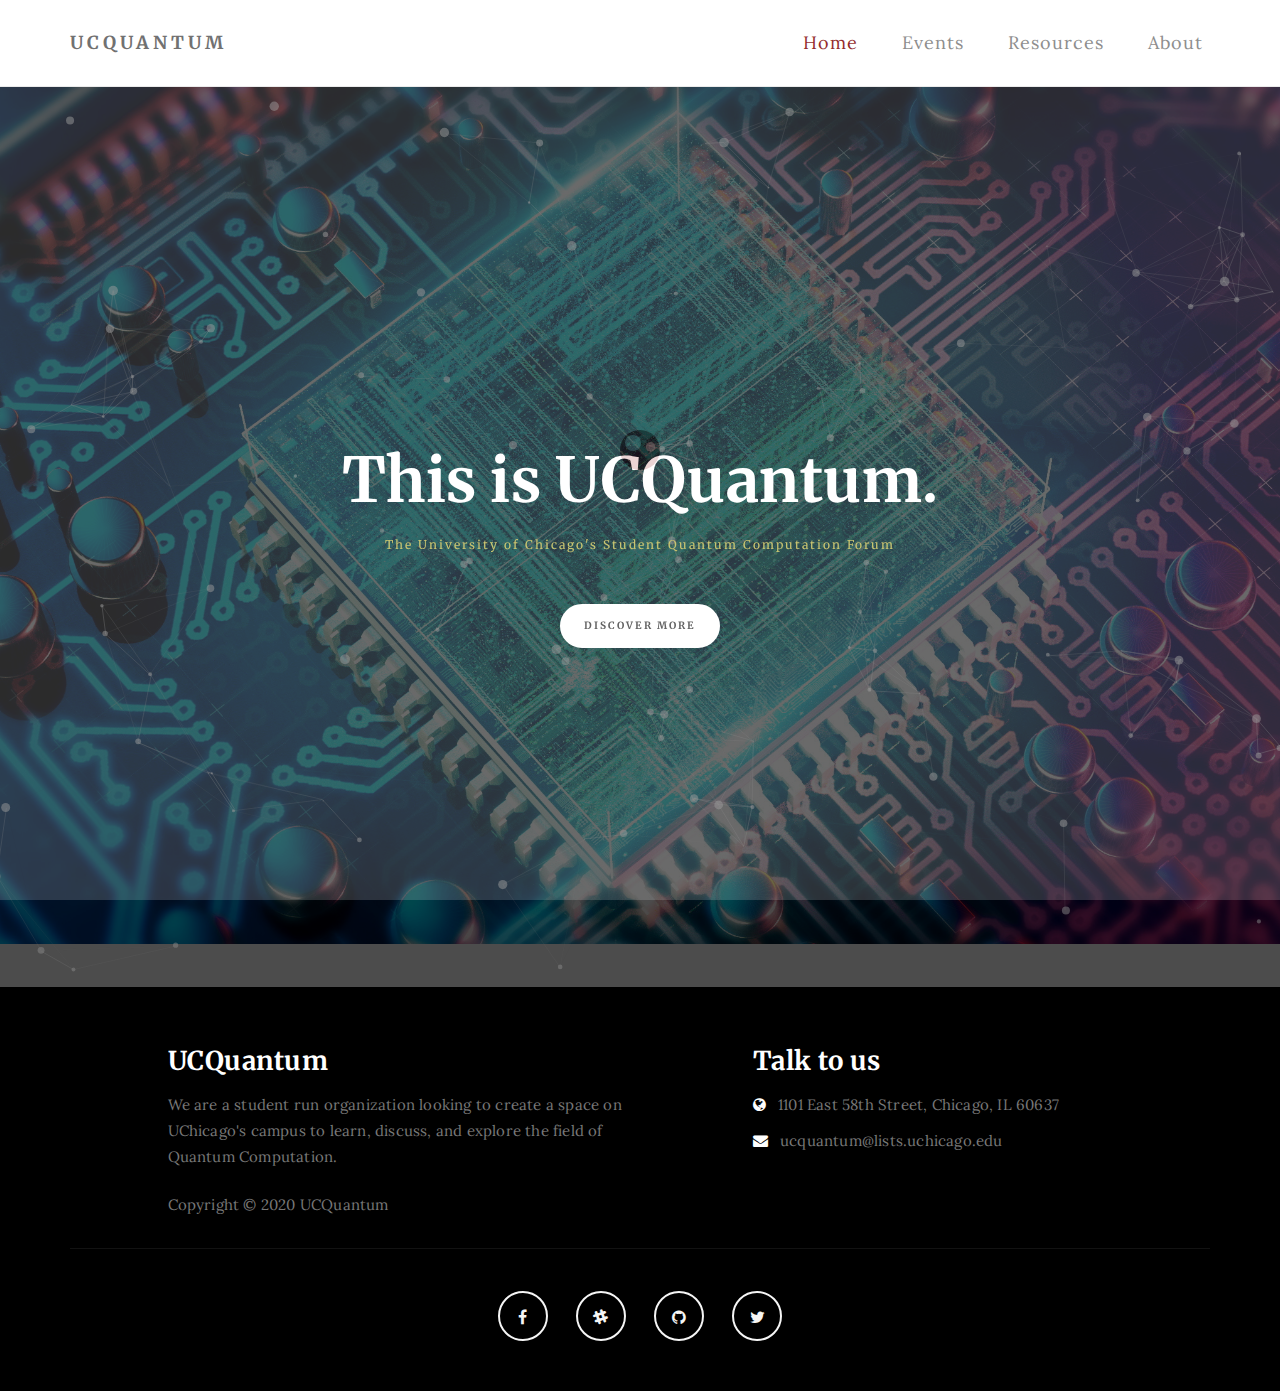
<file: index.html>
<!DOCTYPE html>
<html lang="en">
<head>

<meta charset="UTF-8">
<meta http-equiv="X-UA-Compatible" content="IE=Edge">
<meta name="description" content="">
<meta name="keywords" content="">
<meta name="author" content="">
<meta name="viewport" content="width=device-width, initial-scale=1, maximum-scale=1">

<title>UCQuantum</title>

<link rel="stylesheet" href="css/bootstrap.min.css">
<link rel="stylesheet" href="css/font-awesome.min.css">
<link rel="icon" href="images/icon.png">

<!-- Main css -->
<link rel="stylesheet" href="css/style.css">
<link href="https://fonts.googleapis.com/css?family=Lora|Merriweather:300,400"
      rel="stylesheet">

</head>
<body>

<!-- PRE LOADER -->

<div class="preloader">
     <div class="sk-spinner sk-spinner-wordpress">
          <span class="sk-inner-circle"></span>
     </div>
</div>

<!-- Navigation section  -->

<div class="navbar navbar-default navbar-static-top" role="navigation">
     <div class="container">

          <div class="navbar-header">
               <button class="navbar-toggle" data-toggle="collapse"
                       data-target=".navbar-collapse">
                    <span class="icon icon-bar"></span>
                    <span class="icon icon-bar"></span>
                    <span class="icon icon-bar"></span>
               </button>
               <a href="index.html" class="navbar-brand">UCQuantum</a>
          </div>
          <div class="collapse navbar-collapse">
               <ul class="nav navbar-nav navbar-right">
                    <li class="active"><a href="index.html">Home</a></li>
                    <li><a href="events.html">Events</a></li>
                    <li><a href="resources.html">Resources</a></li>
                    <li><a href="about.html">About</a></li>
               </ul>
          </div>

  </div>
</div>

<!-- Home Section -->

<section id="home" class="main-home parallax-section">
     <div class="overlay"></div>
     <div id="particles-js"></div>
     <div class="container">
          <div class="row">

               <div class="col-md-12 col-sm-12">
                    <h1>This is UCQuantum.</h1>
                    <h4>The University of Chicago's Student Quantum Computation Forum</h4>
                    <a href="events.html" class="smoothScroll btn btn-default">Discover More</a>
               </div>

          </div>
     </div>
</section>

<!-- Footer Section -->
<footer>
     <div class="container">
          <div class="row">

               <div class="col-md-5 col-md-offset-1 col-sm-6">
                    <h3>UCQuantum</h3>
                    <p>We are a student run organization looking to create a
                       space on UChicago's campus to learn, discuss, and explore
                       the field of Quantum Computation.</p>
                    <div class="footer-copyright">
                         <p>Copyright &copy; 2020 UCQuantum</p>
                    </div>
               </div>

               <div class="col-md-4 col-md-offset-1 col-sm-6">
                    <h3>Talk to us</h3>
                    <p><i class="fa fa-globe"></i> 1101 East 58th Street, Chicago,
                       IL 60637</p>
                    <p><i class="fa fa-envelope"></i> ucquantum@lists.uchicago.edu</p>
               </div>

               <div class="clearfix col-md-12 col-sm-12">
                    <hr>
               </div>

               <div class="col-md-12 col-sm-12">
                    <ul class="social-icon">
                         <li><a href="https://www.facebook.com/groups/ucquantum/"
                                target="_blank" class="fa fa-facebook"></a></li>
                         <li><a href="https://ucquantum.slack.com"
                                target="_blank" class="fa fa-slack"></a></li>
                         <li><a href="https://github.com/ucquantum"
                                target="_blank" class="fa fa-github"></a></li>
                         <li><a href="https://twitter.com/ucquantum"
                                target="_blank" class="fa fa-twitter"></a></li>
                    </ul>
               </div>

          </div>
     </div>
</footer>

<!-- Back top -->
<a href="#back-top" class="go-top"><i class="fa fa-angle-up"></i></a>

<!-- SCRIPTS -->

<script src="js/jquery.js"></script>
<script src="js/bootstrap.min.js"></script>
<script src="js/particles.min.js"></script>
<script src="js/app.js"></script>
<script src="js/jquery.parallax.js"></script>
<script src="js/smoothscroll.js"></script>
<script src="js/custom.js"></script>

</body>
</html>
</file>
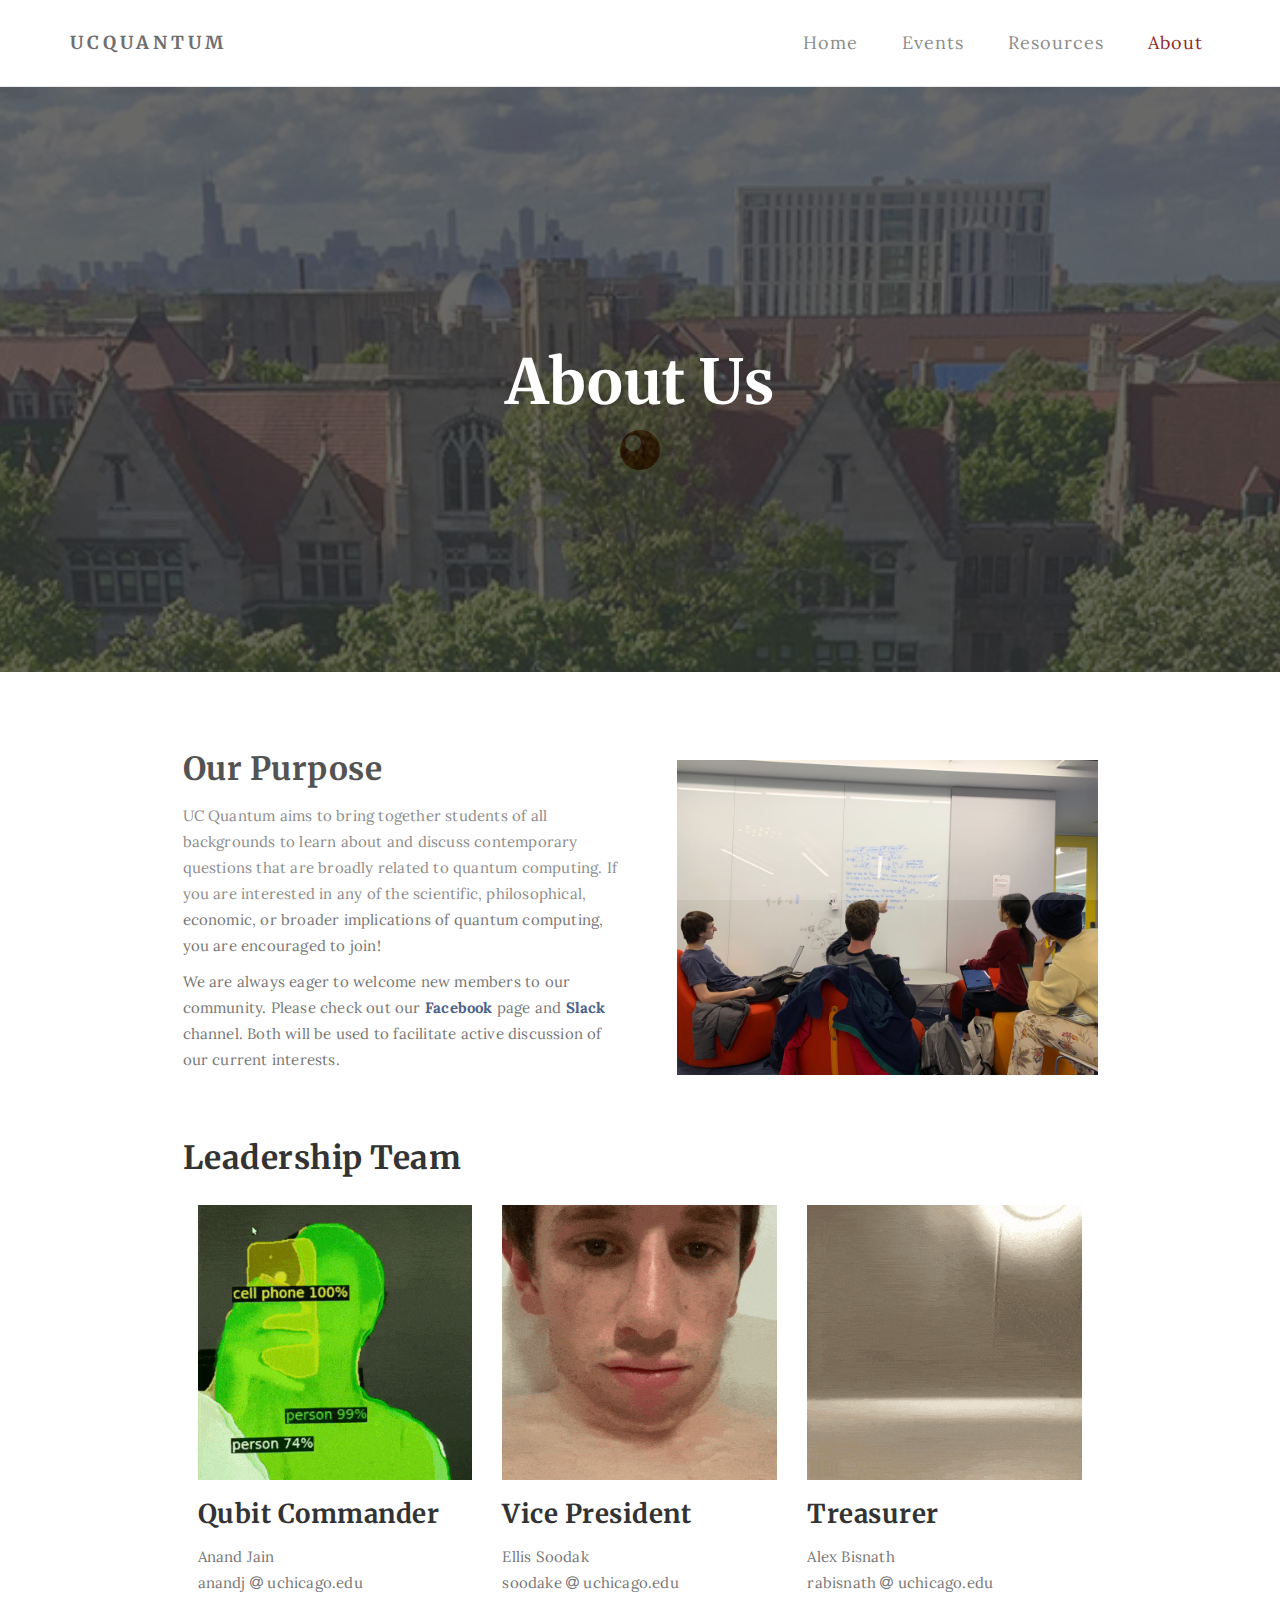
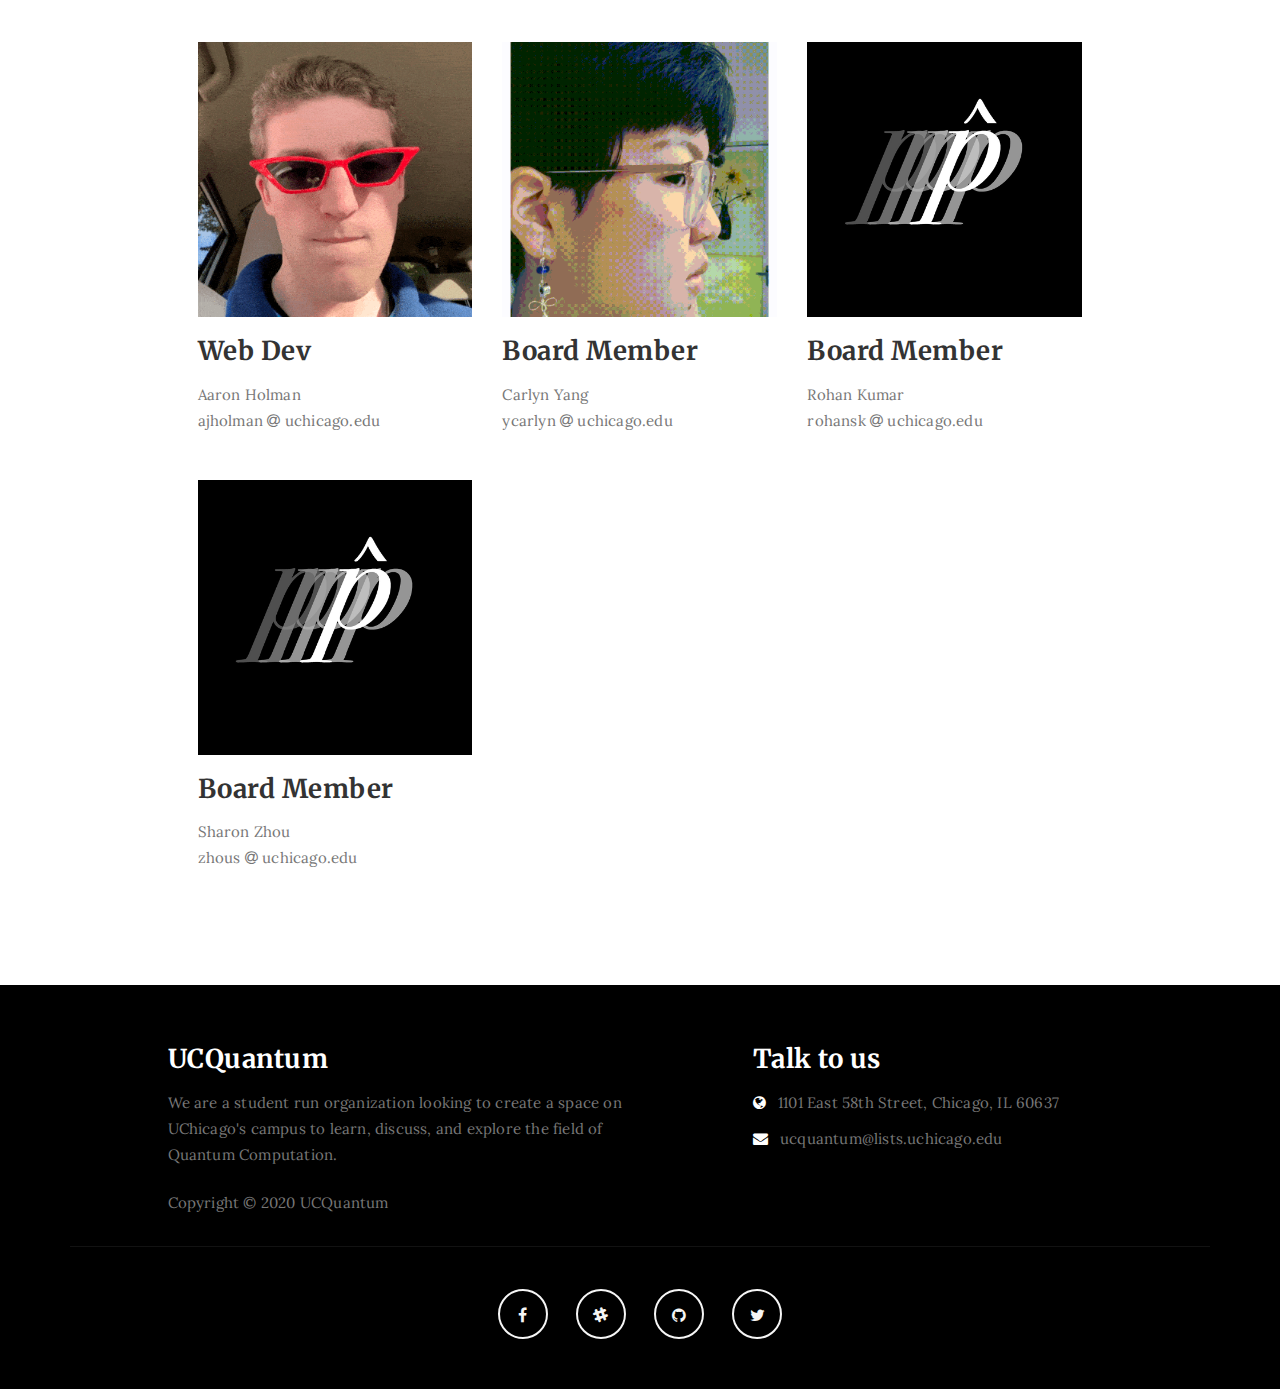
<file: about.html>
<!DOCTYPE html>
<html lang="en">
<head>

<meta charset="UTF-8">
<meta http-equiv="X-UA-Compatible" content="IE=Edge">
<meta name="description" content="">
<meta name="keywords" content="">
<meta name="author" content="">
<meta name="viewport" content="width=device-width, initial-scale=1,
                              maximum-scale=1">

<title>About</title>

<link rel="stylesheet" href="css/bootstrap.min.css">
<link rel="stylesheet" href="css/font-awesome.min.css">
<link rel="icon" href="images/icon.png">

<!-- Main css -->
<link rel="stylesheet" href="css/style.css">
<link href="https://fonts.googleapis.com/css?family=Lora|Merriweather:300,400"
      rel="stylesheet">

</head>
<body>

<!-- PRE LOADER -->

<div class="preloader">
     <div class="sk-spinner sk-spinner-wordpress">
          <span class="sk-inner-circle"></span>
     </div>
</div>

<!-- Navigation section  -->

<div class="navbar navbar-default navbar-static-top" role="navigation">
     <div class="container">

          <div class="navbar-header">
               <button class="navbar-toggle" data-toggle="collapse"
                       data-target=".navbar-collapse">
                    <span class="icon icon-bar"></span>
                    <span class="icon icon-bar"></span>
                    <span class="icon icon-bar"></span>
               </button>
               <a href="index.html" class="navbar-brand">UCQuantum</a>
          </div>
          <div class="collapse navbar-collapse">
               <ul class="nav navbar-nav navbar-right">
                    <li><a href="index.html">Home</a></li>
                    <li><a href="events.html">Events</a></li>
                    <li><a href="resources.html">Resources</a></li>
                    <li class="active"><a href="about.html">About</a></li>
               </ul>
          </div>

  </div>
</div>

<!-- Home Section -->

<section id="home" class="main-about parallax-section">
     <div class="overlay"></div>
     <div class="container">
          <div class="row">

               <div class="col-md-12 col-sm-12">
                    <h1>About Us</h1>
               </div>

          </div>
     </div>
</section>

<!-- About Section -->

<section id="about">
     <div class="container">
          <div class="row">
               <div class="col-md-offset-1 col-md-10 col-sm-12">
                    <div class="col-md-6 col-sm-6">
                      <h2>Our Purpose</h2>
                         <p>UC Quantum aims to bring together students of all
                            backgrounds to learn about and discuss contemporary
                            questions that are broadly related to quantum computing.
                            If you are interested in any of the scientific, philosophical,
                            economic, or broader implications of quantum computing,
                            you are encouraged to join!</p>
                         <p>We are always eager to welcome new members to our community.
                           Please check out our
                           <a href="https://www.facebook.com/groups/ucquantum/"
                              target="_blank"><strong>Facebook</strong></a>
                           page and
                           <a href="https://ucquantum.slack.com"
                              target="_blank"><strong>Slack</strong></a>
                           channel. Both will be used to facilitate active
                           discussion of our current interests.</p>
                    </div>

                    <div class="col-md-6 col-sm-6">
                         <img src="images/Aaron-Grover1.jpg" class="img-responsive"
                              alt="Our weekly workshop.">
                    </div>

                    <div class="clearfix"></div>
                    <div class="col-md-12 col-sm-6">
                          <h2>Leadership Team</h2>
                          <div class="col-md-4 col-sm-4">
                               <img src="images/Anand.gif" class="img-responsive" alt="Anand">
                               <h3>Qubit Commander</h3>
                               <p>Anand Jain<br>anandj <i class="fa fa-at"></i> uchicago.edu</p>
                          </div>

                          <div class="col-md-4 col-sm-4">
                               <img src="images/Ellis.gif" class="img-responsive" alt="Ellis">
                               <h3>Vice President</h3>
                               <p>Ellis Soodak<br>soodake <i class="fa fa-at"></i> uchicago.edu</p>
                          </div>

                          <div class="col-md-4 col-sm-4">
                               <img src="images/Alex.gif" class="img-responsive" alt="Alex">
                               <h3>Treasurer</h3>
                               <p>Alex Bisnath<br>rabisnath <i class="fa fa-at"></i> uchicago.edu</p>
                          </div>

                          <div class="clearfix"></div>

                          <div class="col-md-4 col-sm-4">
                               <img src="images/Aaron.gif" class="img-responsive" alt="Aaron">
                               <h3>Web Dev</h3>
                               <p>Aaron Holman<br>ajholman <i class="fa fa-at"></i> uchicago.edu</p>
                          </div>

                          <div class="col-md-4 col-sm-4">
                               <img src="images/Carlyn.gif" class="img-responsive" alt="Carlyn">
                               <h3>Board Member</h3>
                               <p>Carlyn Yang<br>ycarlyn <i class="fa fa-at"></i> uchicago.edu</p>
                          </div>

                          <div class="col-md-4 col-sm-4">
                               <img src="images/momentum.jpg" class="img-responsive" alt="Rohan">
                               <h3>Board Member</h3>
                               <p>Rohan Kumar<br>rohansk <i class="fa fa-at"></i> uchicago.edu</p>
                          </div>

                          <div class="clearfix"></div>

                          <div class="col-md-4 col-sm-4">
                               <img src="images/momentum.jpg" class="img-responsive" alt="Sharon">
                               <h3>Board Member</h3>
                               <p>Sharon Zhou<br>zhous <i class="fa fa-at"></i> uchicago.edu</p>
                          </div>
                      </div>
               </div>

          </div>
     </div>
</section>

<!-- Footer Section -->

<footer>
     <div class="container">
          <div class="row">

               <div class="col-md-5 col-md-offset-1 col-sm-6">
                    <h3>UCQuantum</h3>
                    <p>We are a student run organization looking to create a
                       space on UChicago's campus to learn, discuss, and explore
                       the field of Quantum Computation.</p>
                    <div class="footer-copyright">
                         <p>Copyright &copy; 2020 UCQuantum</p>
                    </div>
               </div>

               <div class="col-md-4 col-md-offset-1 col-sm-6">
                    <h3>Talk to us</h3>
                    <p><i class="fa fa-globe"></i> 1101 East 58th Street, Chicago,
                       IL 60637</p>
                    <p><i class="fa fa-envelope"></i> ucquantum@lists.uchicago.edu</p>
               </div>

               <div class="clearfix col-md-12 col-sm-12">
                    <hr>
               </div>

               <div class="col-md-12 col-sm-12">
                    <ul class="social-icon">
                         <li><a href="https://www.facebook.com/groups/ucquantum/"
                                target="_blank" class="fa fa-facebook"></a></li>
                         <li><a href="https://ucquantum.slack.com"
                                target="_blank" class="fa fa-slack"></a></li>
                         <li><a href="https://github.com/ucquantum"
                                target="_blank" class="fa fa-github"></a></li>
                         <li><a href="https://twitter.com/ucquantum"
                                target="_blank" class="fa fa-twitter"></a></li>
                    </ul>
               </div>

          </div>
     </div>
</footer>

<!-- Back top -->
<a href="#back-top" class="go-top"><i class="fa fa-angle-up"></i></a>

<!-- SCRIPTS -->

<script src="js/jquery.js"></script>
<script src="js/bootstrap.min.js"></script>
<script src="js/jquery.parallax.js"></script>
<script src="js/custom.js"></script>

</body>
</html>
</file>
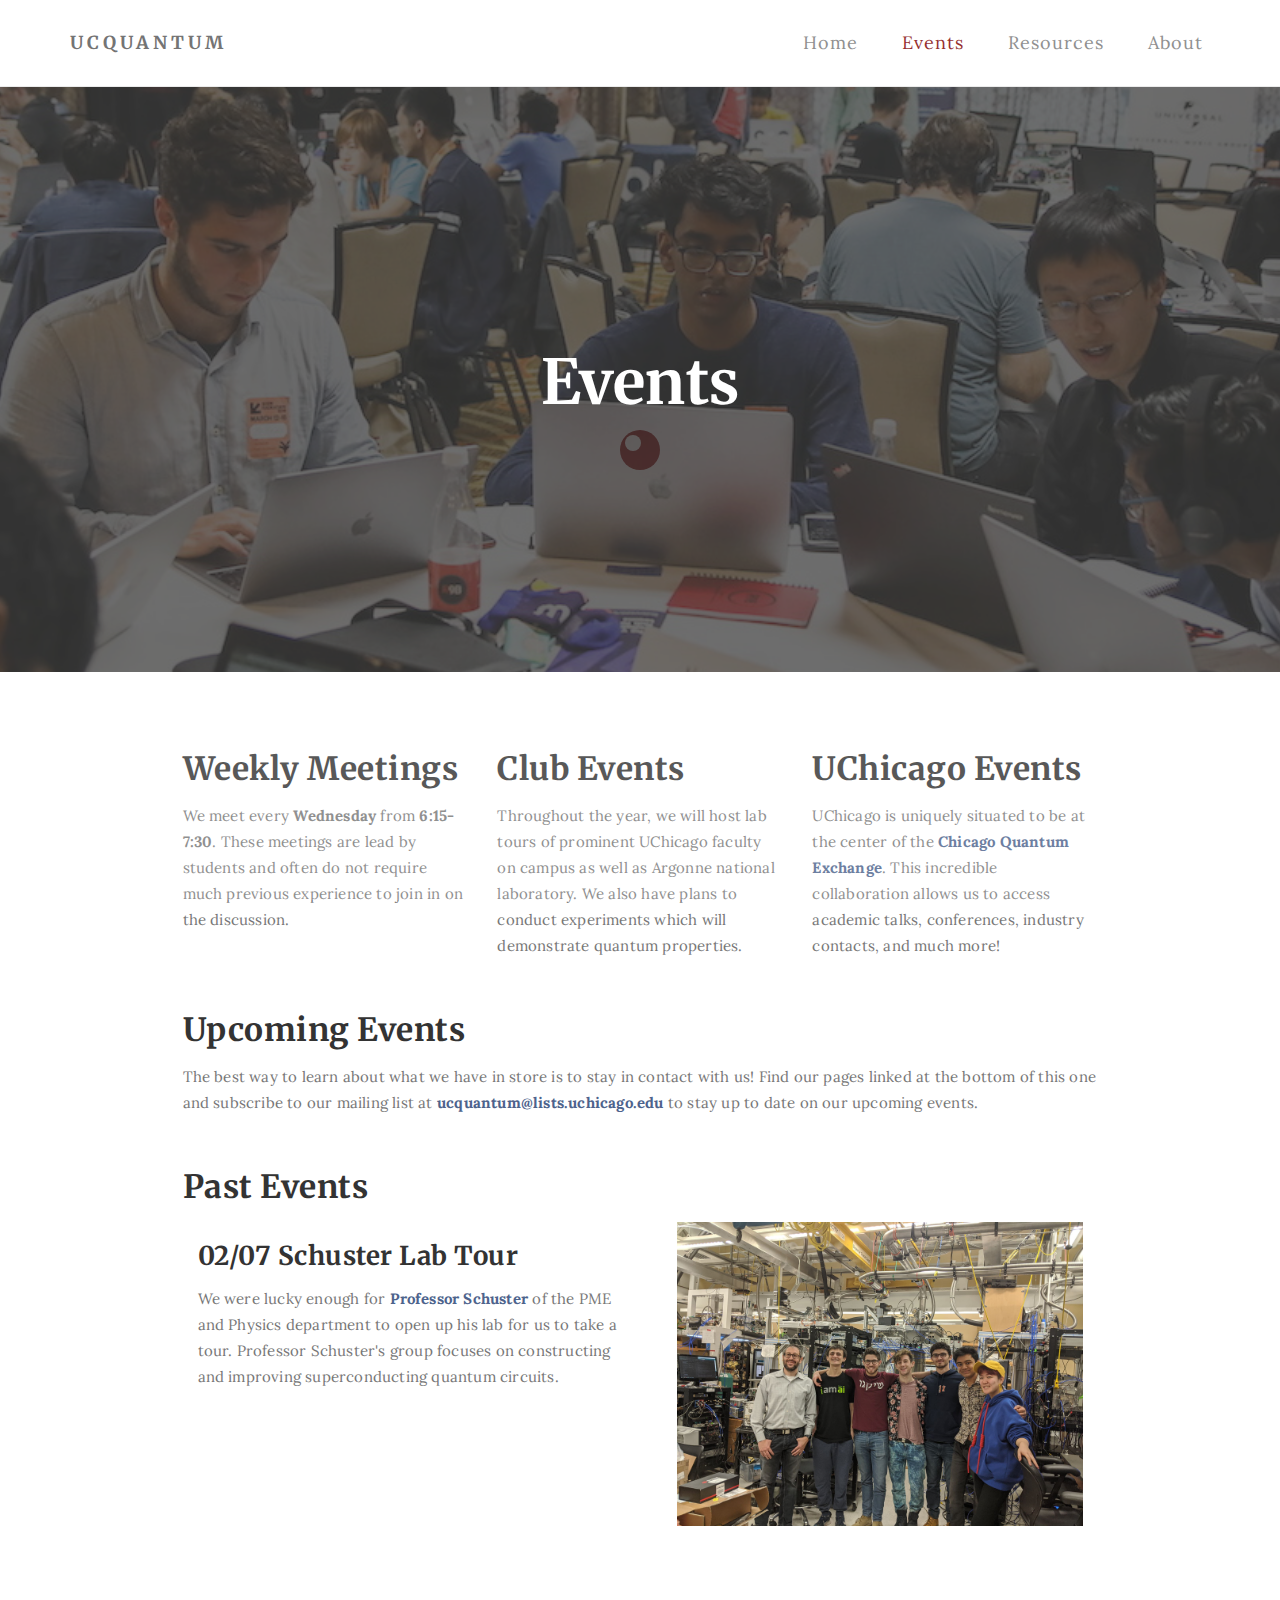
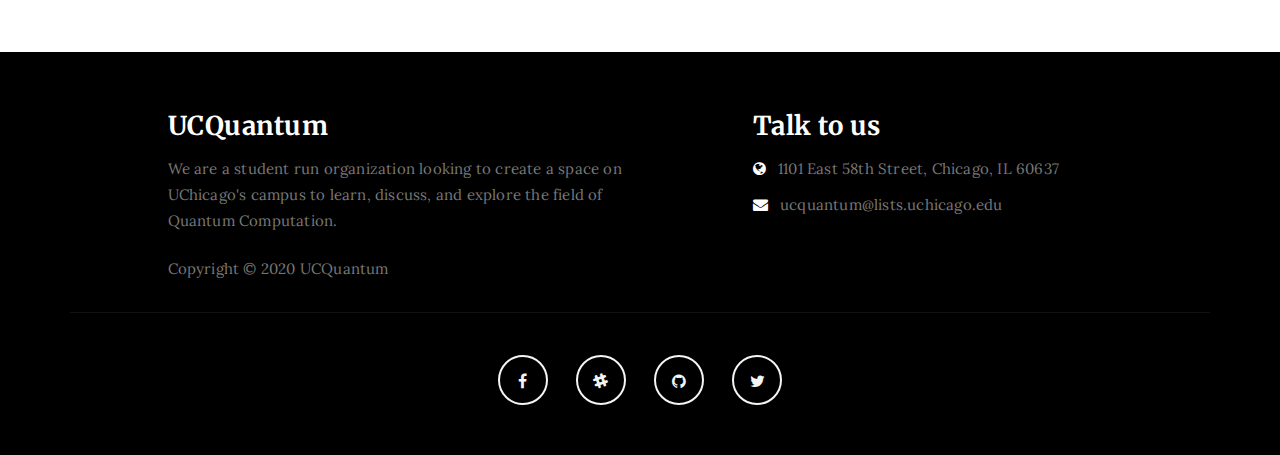
<file: events.html>
<!DOCTYPE html>
<html lang="en">
<head>

<meta charset="UTF-8">
<meta http-equiv="X-UA-Compatible" content="IE=Edge">
<meta name="description" content="">
<meta name="keywords" content="">
<meta name="author" content="">
<meta name="viewport" content="width=device-width, initial-scale=1,
                              maximum-scale=1">

<title>Events</title>

<link rel="stylesheet" href="css/bootstrap.min.css">
<link rel="stylesheet" href="css/font-awesome.min.css">
<link rel="stylesheet" href="css/magnific-popup.css">
<link rel="icon" href="images/icon.png">

<!-- Main css -->
<link rel="stylesheet" href="css/style.css">
<link href="https://fonts.googleapis.com/css?family=Lora|Merriweather:300,400"
      rel="stylesheet">

</head>
<body>

<!-- PRE LOADER -->

<div class="preloader">
     <div class="sk-spinner sk-spinner-wordpress">
          <span class="sk-inner-circle"></span>
     </div>
</div>

<!-- Navigation section  -->

<div class="navbar navbar-default navbar-static-top" role="navigation">
     <div class="container">

          <div class="navbar-header">
               <button class="navbar-toggle" data-toggle="collapse"
                       data-target=".navbar-collapse">
                    <span class="icon icon-bar"></span>
                    <span class="icon icon-bar"></span>
                    <span class="icon icon-bar"></span>
               </button>
               <a href="index.html" class="navbar-brand">UCQuantum</a>
          </div>
          <div class="collapse navbar-collapse">
               <ul class="nav navbar-nav navbar-right">
                    <li><a href="index.html">Home</a></li>
                    <li class="active"><a href="events.html">Events</a></li>
                    <li><a href="resources.html">Resources</a></li>
                    <li><a href="about.html">About</a></li>
               </ul>
          </div>

  </div>
</div>

<!-- Home Section -->

<section id="home" class="main-events parallax-section">
     <div class="overlay"></div>
     <div class="container">
          <div class="row">

               <div class="col-md-12 col-sm-12">
                    <h1>Events</h1>
               </div>

          </div>
     </div>
</section>

<!-- events Section -->

<section id="events">
     <div class="container">
          <div class="row">
            <div class="col-md-offset-1 col-md-10 col-sm-12">
              <div class="col-md-4 col-sm-4">
                   <h2>Weekly Meetings</h2>
                   <p>We meet every <strong>Wednesday</strong> from
                     <strong>6:15-7:30</strong>. These meetings are lead by
                     students and often do not require much previous
                     experience to join in on the discussion.</p>
              </div>

              <div class="col-md-4 col-sm-4">
                   <h2>Club Events</h2>
                   <p>Throughout the year, we will host lab tours of prominent
                     UChicago faculty on campus as well as Argonne national
                     laboratory. We also have plans to conduct experiments
                     which will demonstrate quantum properties.</p>
              </div>

              <div class="col-md-4 col-sm-4">
                   <h2>UChicago Events</h2>
                   <p>UChicago is uniquely situated to be at the center of the
                     <a href="https://quantum.uchicago.edu/" target="_blank">
                     <strong>Chicago Quantum Exchange</strong></a>.
                     This incredible collaboration allows us to access academic
                     talks, conferences, industry contacts, and much more! </p>
              </div>

              <div class="clearfix"></div>

              <div class="col-md-12 col-sm-6">
                   <h2>Upcoming Events</h3>
                    <p>The best way to learn about what we have in store is
                     to stay in contact with us! Find our pages linked at the bottom of this one
                      and subscribe to our mailing list at
                     <a href = "mailto: ucquantum@lists.uchicago.edu">
                     <strong>ucquantum@lists.uchicago.edu</strong></a> to stay up
                     to date on our upcoming events.</p>
              </div>

              <div class="col-md-12 col-sm-6">
                <h2>Past Events</h3>

              <div class="col-md-6 col-sm-6">
                   <h3>02/07 Schuster Lab Tour</h3>
                   <p>We were lucky enough for
                      <a href="http://schusterlab.uchicago.edu/" target="_blank">
                      <strong>Professor Schuster</strong></a> of the PME and
                      Physics department to open up his lab for us to take a tour.
                      Professor Schuster's group focuses on constructing and
                      improving superconducting quantum circuits.</p>
              </div>

              <div class="col-md-6 col-sm-6">
                   <img src="images/SchusterLabTour.jpg" class="img-responsive"
                        alt="SchusterLabTour">
              </div>
              </div>
           </div>
        </div>
    </div>
  </div>
</section>


<!-- Footer Section -->

<footer>
     <div class="container">
          <div class="row">

               <div class="col-md-5 col-md-offset-1 col-sm-6">
                    <h3>UCQuantum</h3>
                    <p>We are a student run organization looking to create a
                       space on UChicago's campus to learn, discuss, and explore
                       the field of Quantum Computation.</p>
                    <div class="footer-copyright">
                         <p>Copyright &copy; 2020 UCQuantum</p>
                    </div>
               </div>

               <div class="col-md-4 col-md-offset-1 col-sm-6">
                    <h3>Talk to us</h3>
                    <p><i class="fa fa-globe"></i> 1101 East 58th Street, Chicago,
                       IL 60637</p>
                    <p><i class="fa fa-envelope"></i> ucquantum@lists.uchicago.edu</p>
               </div>

               <div class="clearfix col-md-12 col-sm-12">
                    <hr>
               </div>

               <div class="col-md-12 col-sm-12">
                    <ul class="social-icon">
                         <li><a href="https://www.facebook.com/groups/ucquantum/"
                                target="_blank" class="fa fa-facebook"></a></li>
                         <li><a href="https://ucquantum.slack.com"
                                target="_blank" class="fa fa-slack"></a></li>
                         <li><a href="https://github.com/ucquantum"
                                target="_blank" class="fa fa-github"></a></li>
                         <li><a href="https://twitter.com/ucquantum"
                                target="_blank" class="fa fa-twitter"></a></li>
                    </ul>
               </div>

          </div>
     </div>
</footer>

<!-- Back top -->
<a href="#back-top" class="go-top"><i class="fa fa-angle-up"></i></a>

<!-- SCRIPTS -->

<script src="js/jquery.js"></script>
<script src="js/bootstrap.min.js"></script>
<script src="js/jquery.magnific-popup.min.js"></script>
<script src="js/magnific-popup-options.js"></script>
<script src="js/jquery.parallax.js"></script>
<script src="js/custom.js"></script>

</body>
</html>
</file>
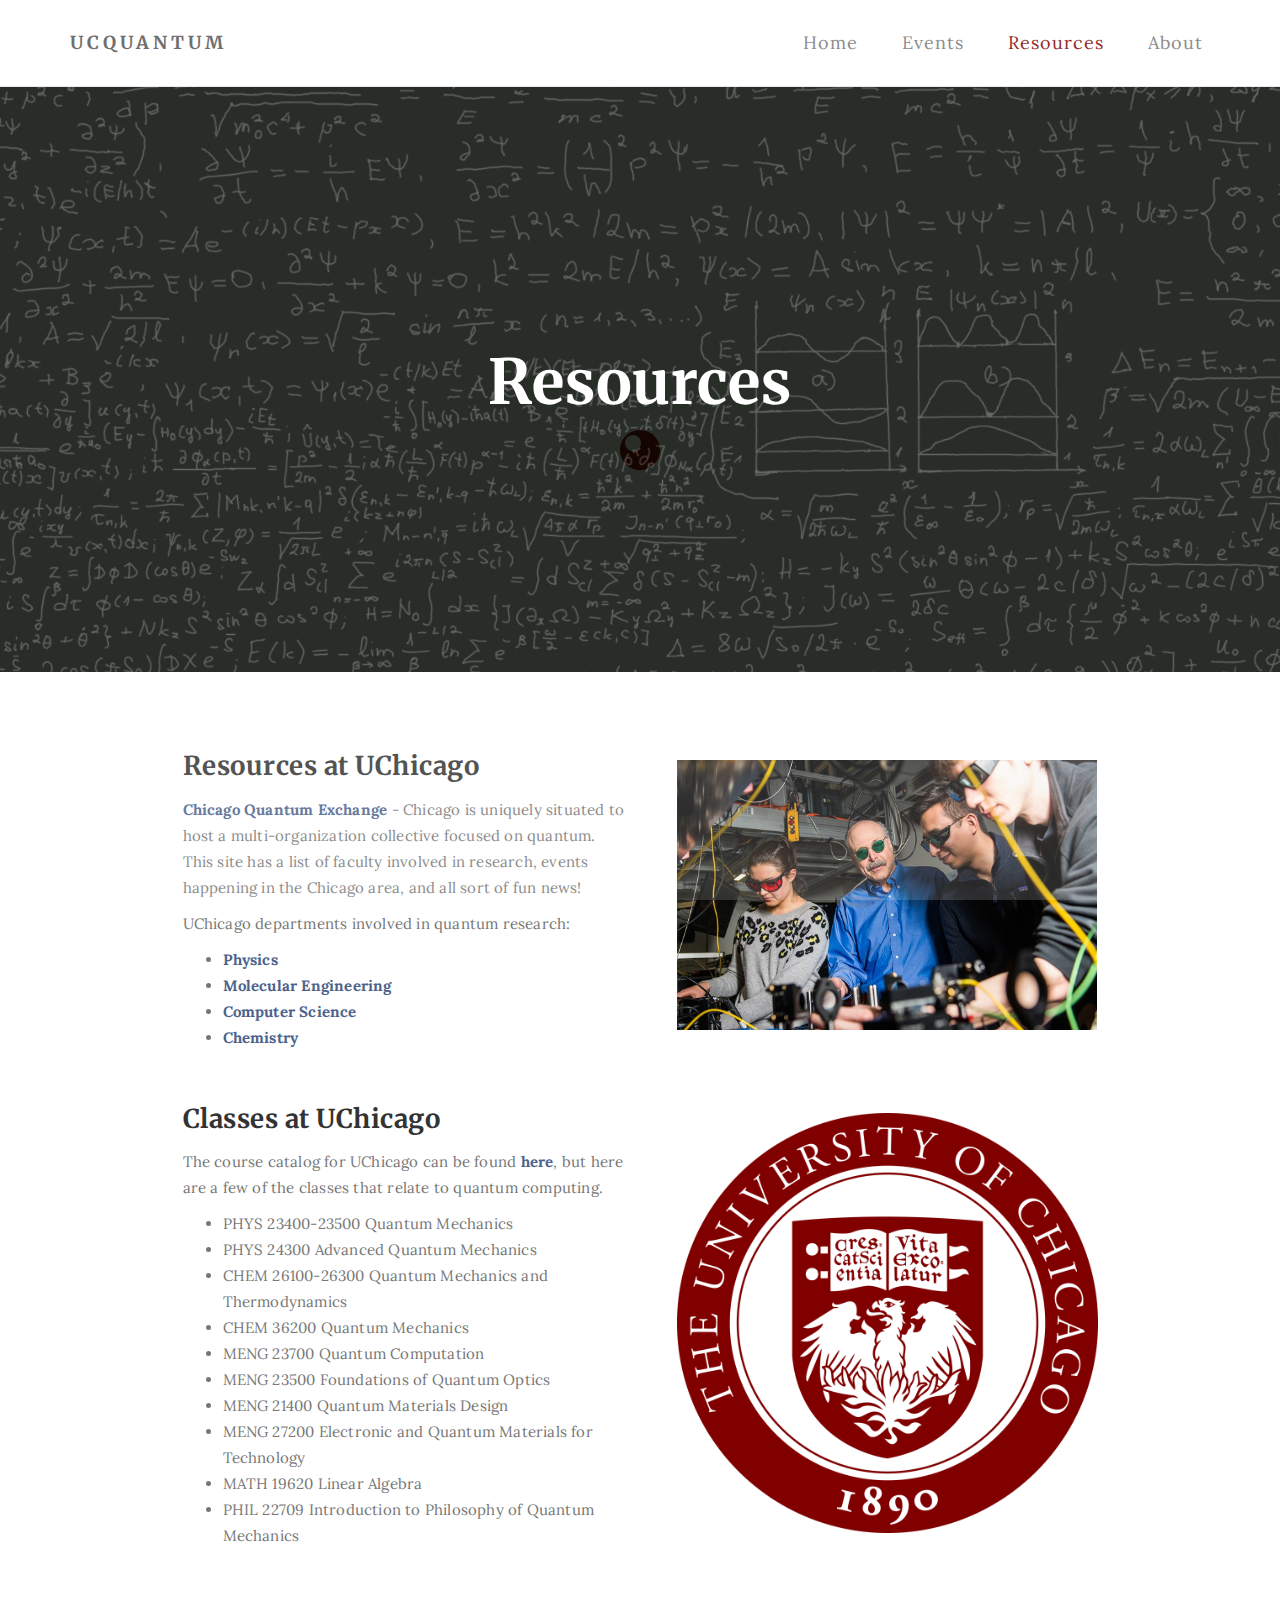
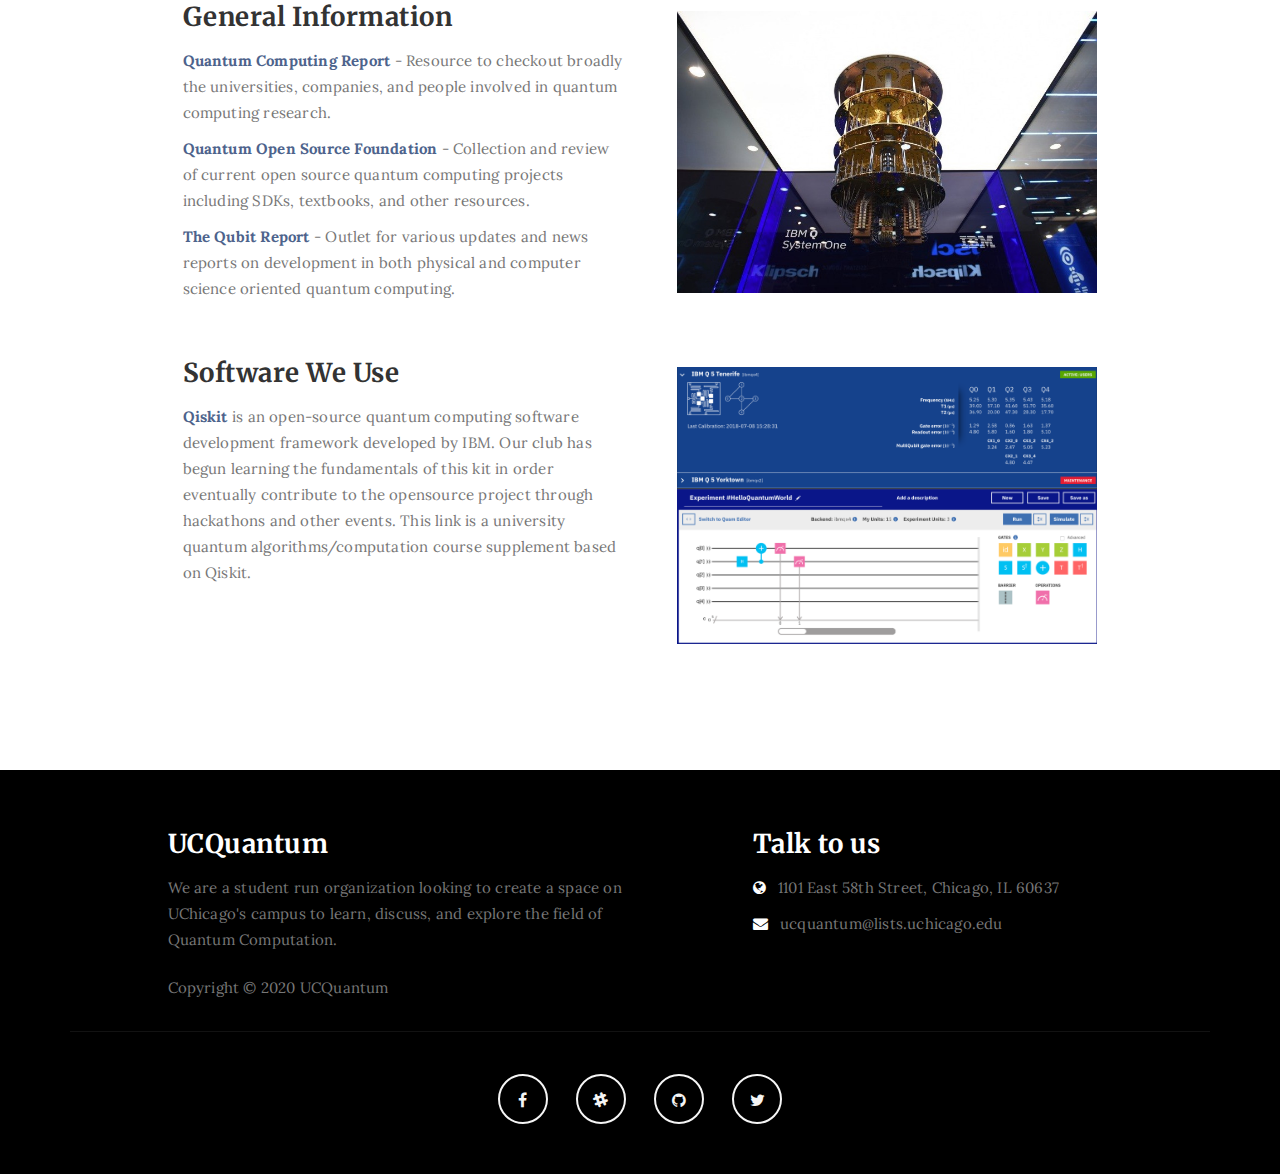
<file: resources.html>
<!DOCTYPE html>
<html lang="en">
<head>

<meta charset="UTF-8">
<meta http-equiv="X-UA-Compatible" content="IE=Edge">
<meta name="description" content="">
<meta name="keywords" content="">
<meta name="author" content="">
<meta name="viewport" content="width=device-width, initial-scale=1, maximum-scale=1">

<title>Resources</title>

<link rel="stylesheet" href="css/bootstrap.min.css">
<link rel="stylesheet" href="css/font-awesome.min.css">
<link rel="icon" href="images/icon.png">

<!-- Main css -->
<link rel="stylesheet" href="css/style.css">
<link href="https://fonts.googleapis.com/css?family=Lora|Merriweather:300,400"
      rel="stylesheet">

</head>
<body>

<!-- PRE LOADER -->

<div class="preloader">
     <div class="sk-spinner sk-spinner-wordpress">
          <span class="sk-inner-circle"></span>
     </div>
</div>

<!-- Navigation section  -->

<div class="navbar navbar-default navbar-static-top" role="navigation">
     <div class="container">

          <div class="navbar-header">
               <button class="navbar-toggle" data-toggle="collapse"
                       data-target=".navbar-collapse">
                    <span class="icon icon-bar"></span>
                    <span class="icon icon-bar"></span>
                    <span class="icon icon-bar"></span>
               </button>
               <a href="index.html" class="navbar-brand">UCQuantum</a>
          </div>
          <div class="collapse navbar-collapse">
               <ul class="nav navbar-nav navbar-right">
                    <li><a href="index.html">Home</a></li>
                    <li><a href="events.html">Events</a></li>
                    <li class="active"><a href="resources.html">Resources</a></li>
                    <li><a href="about.html">About</a></li>
               </ul>
          </div>

  </div>
</div>

<!-- Home Section -->

<section id="home" class="main-resources parallax-section">
     <div class="overlay"></div>
     <div class="container">
          <div class="row">

               <div class="col-md-12 col-sm-12">
                    <h1>Resources</h1>
               </div>

          </div>
     </div>
</section>

<!-- Resources Section -->

<section id="about">
     <div class="container">
        <div class="row">
          <div class="col-md-offset-1 col-md-10 col-sm-12">
            <div class="col-md-6 col-sm-6">
                 <h3>Resources at UChicago</h3>
                 <p><a href="https://quantum.uchicago.edu/" target="_blank">
                    <strong>Chicago Quantum Exchange</strong></a>
                     - Chicago is uniquely situated to host a multi-organization
                     collective focused on quantum. This site has a list of faculty
                     involved in research, events happening in the Chicago area,
                     and all sort of fun news!</p>
                 <p>UChicago departments involved in quantum research:
                    <ul>
                      <li><a href="https://physics.uchicago.edu/" target="_blank">
                          <strong>Physics</strong></a></li>
                      <li><a href="https://pme.uchicago.edu/" target="_blank">
                          <strong>Molecular Engineering</strong></a></li>
                      <li><a href="https://computerscience.uchicago.edu/" target="_blank">
                          <strong>Computer Science</strong></a></li>
                      <li><a href="https://chemistry.uchicago.edu/" target="_blank">
                          <strong>Chemistry</strong></a></li>
                    </ul>
                 </p>
            </div>

            <div class="col-md-6 col-sm-6">
                 <img src="images/UChicagoQuantum.jpg" class="img-responsive"
                      alt="UChicago Quantum">
            </div>

            <div class="clearfix"></div>

            <div class="col-md-6 col-sm-6">
                 <h3>Classes at UChicago</h3>
                 <p>The course catalog for UChicago can be found
                 <a href="http://collegecatalog.uchicago.edu/" target="_blank">
                 <strong>here</strong></a>, but here are a few of the classes
                 that relate to quantum computing.</p>
                 <p><ul>
                      <li>PHYS 23400-23500 Quantum Mechanics</li>
                      <li>PHYS 24300 Advanced Quantum Mechanics</li>
                      <li>CHEM 26100-26300 Quantum Mechanics and Thermodynamics</li>
                      <li>CHEM 36200 Quantum Mechanics</li>
                      <li>MENG 23700 Quantum Computation</li>
                      <li>MENG 23500 Foundations of Quantum Optics</li>
                      <li>MENG 21400 Quantum Materials Design</li>
                      <li>MENG 27200 Electronic and Quantum Materials for Technology</li>
                      <li>MATH 19620 Linear Algebra</li>
                      <li>PHIL 22709 Introduction to Philosophy of Quantum Mechanics</li>
                    </ul>
            </div>

            <div class="col-md-6 col-sm-6">
                 <img src="images/logo.png" class="img-responsive"
                      alt="UChicago Logo">
            </div>

            <div class="clearfix"></div>

            <div class="col-md-6 col-sm-6">
                 <h3>General Information</h3>
                 <p><a href="https://quantumcomputingreport.com/" target="_blank">
                    <strong>Quantum Computing Report</strong></a>
                    - Resource to checkout broadly the universities, companies,
                    and people involved in quantum computing research.</p>
                 <p><a href="https://qosf.org/" target="_blank">
                    <strong>Quantum Open Source Foundation</strong></a>
                    - Collection and review of current open source quantum computing
                    projects including SDKs, textbooks, and other resources.</p>
                 <p><a href="https://qubitreport.com/" target="_blank">
                    <strong>The Qubit Report</strong></a>
                    - Outlet for various updates and news reports on development
                    in both physical and computer science oriented quantum computing.</p>
            </div>

            <div class="col-md-6 col-sm-6">
                 <img src="images/IBMCommercialComputer.jpeg" class="img-responsive" alt="Commercial Quantum Computer">
            </div>

            <div class="clearfix"></div>

            <div class="col-md-6 col-sm-6">
                 <h3>Software We Use</h3>
                 <p><a href="https://community.qiskit.org/textbook/" target="_blank">
                    <strong>Qiskit</strong></a>
                    is an open-source quantum computing software development framework
                    developed by IBM. Our club has begun learning the fundamentals
                    of this kit in order eventually contribute to the opensource
                    project through hackathons and other events. This link is a
                    university quantum algorithms/computation course supplement
                    based on Qiskit.</p>
            </div>

            <div class="col-md-6 col-sm-6">
                 <img src="images/QuantumSoftware.png" class="img-responsive"
                      alt="Classic vs Quantum">
            </div>
        </div>
    </div>
</section>

<!-- Footer Section -->

<footer>
     <div class="container">
          <div class="row">

               <div class="col-md-5 col-md-offset-1 col-sm-6">
                    <h3>UCQuantum</h3>
                    <p>We are a student run organization looking to create a
                       space on UChicago's campus to learn, discuss, and explore
                       the field of Quantum Computation.</p>
                    <div class="footer-copyright">
                         <p>Copyright &copy; 2020 UCQuantum</p>
                    </div>
               </div>

               <div class="col-md-4 col-md-offset-1 col-sm-6">
                    <h3>Talk to us</h3>
                    <p><i class="fa fa-globe"></i> 1101 East 58th Street, Chicago,
                       IL 60637</p>
                    <p><i class="fa fa-envelope"></i> ucquantum@lists.uchicago.edu</p>
               </div>

               <div class="clearfix col-md-12 col-sm-12">
                    <hr>
               </div>

               <div class="col-md-12 col-sm-12">
                    <ul class="social-icon">
                         <li><a href="https://www.facebook.com/groups/ucquantum/"
                                target="_blank" class="fa fa-facebook"></a></li>
                         <li><a href="https://ucquantum.slack.com"
                                target="_blank" class="fa fa-slack"></a></li>
                         <li><a href="https://github.com/ucquantum"
                                target="_blank" class="fa fa-github"></a></li>
                         <li><a href="https://twitter.com/ucquantum"
                                target="_blank" class="fa fa-twitter"></a></li>
                    </ul>
               </div>

          </div>
     </div>
</footer>

<!-- Back top -->
<a href="#back-top" class="go-top"><i class="fa fa-angle-up"></i></a>

<!-- SCRIPTS -->

<script src="js/jquery.js"></script>
<script src="js/bootstrap.min.js"></script>
<script src="js/jquery.parallax.js"></script>
<script src="js/custom.js"></script>

</body>
</html>
</file>
<file: css/style.css>
body {
		background: #ffffff;
    font-family: 'Lora', serif;
    font-style: normal;
		font-weight: 300;
    overflow-x: hidden;
}


/*---------------------------------------
    Typography
-----------------------------------------*/

h1,h2,h3,h4,h5,h6 {
  font-family: 'Merriweather', serif;
  font-style: normal;
  font-weight: bold;
  letter-spacing: 0.5px;
}

h1 {
    font-size: 62px;
    padding-bottom: 14px;
    margin-bottom: 0px;
}

h2 {
  font-size: 32px;
}

h2,h3 {
  padding-bottom: 6px;
}

h3 {
  font-size: 26px;
}

h4 {
  color: #666;
  font-size: 12px;
  font-weight: normal;
  letter-spacing: 2px;
}

p {
    color: #777;
    font-size: 15px;
    font-weight: 300;
    line-height: 26px;
    letter-spacing: 0.2px;
}

ul {
		 color: #777;
		 font-size: 15px;
		 font-weight: 300;
	   line-height: 26px;
		 letter-spacing: 0.2px;
}

.btn-success:focus {
  background-color: #000;
  border-color: transparent;
}


/*---------------------------------------
    General
-----------------------------------------*/

html{
  -webkit-font-smoothing: antialiased;
}

a {
  color: #4d638c;
  -webkit-transition: 0.5s;
  -o-transition: 0.5s;
  transition: 0.5s;
  text-decoration: none !important;
}
a:hover, a:active, a:focus {
  color: #4d638c;
  outline: none;
}

* {
  -webkit-box-sizing: border-box;
  -moz-box-sizing: border-box;
  box-sizing: border-box;
}

*:before,
*:after {
  -webkit-box-sizing: border-box;
  -moz-box-sizing: border-box;
  box-sizing: border-box;
}

#about,
#events,
#resources,
#blog,
#blog-single-post {
  padding-top: 60px;
  padding-bottom: 80px;
}

.main-about,
.main-single-post,
.main-events,
.main-resources {
  height: 65vh;
}

.overlay {
  background: rgba(0,0,0,0.7 );
  width: 100%;
  height: 100vh;
  position: absolute;
  top: 0;
  left: 0;
  right: 0;
  bottom: 0;
}

.parallax-section {
  background-attachment: fixed !important;
  background-size: cover !important;
	background-position: center center;
  overflow: hidden;
}


/*---------------------------------------
    Preloader section
-----------------------------------------*/

.preloader {
  position: fixed;
  top: 0;
  left: 0;
  width: 100%;
  height: 100%;
  z-index: 99999;
  display: flex;
  flex-flow: row nowrap;
  justify-content: center;
  align-items: center;
  background: none repeat scroll 0 0 #ffffff;
}

.sk-spinner-wordpress.sk-spinner {
  background-color: #800000;
  width: 40px;
  height: 40px;
  border-radius: 40px;
  position: relative;
  -webkit-animation: sk-innerCircle 1s linear infinite;
  animation: sk-innerCircle 1s linear infinite;
}

.sk-spinner-wordpress .sk-inner-circle {
  display: block;
  background-color: #ffffff;
  width: 16px;
  height: 16px;
  position: absolute;
  border-radius: 8px;
  top: 5px;
  left: 5px;
}

@-webkit-keyframes sk-innerCircle {
  0% {
    -webkit-transform: rotate(0);
            transform: rotate(0); }

  100% {
    -webkit-transform: rotate(360deg);
            transform: rotate(360deg); } }

@keyframes sk-innerCircle {
  0% {
    -webkit-transform: rotate(0);
            transform: rotate(0); }

  100% {
    -webkit-transform: rotate(360deg);
            transform: rotate(360deg); } }



/*---------------------------------------
    Main Navigation
-----------------------------------------*/

.navbar-default {
    background: #ffffff;
    margin: 0 !important;
    padding: 18px 0;
}

.navbar-default .navbar-brand {
  color: #555;
  font-family: 'Merriweather', serif;
  font-weight: bold;
  text-transform: uppercase;
  letter-spacing: 4px;
  margin: 0;
}

.navbar-default .navbar-nav li a {
    color: #777;
    font-size: 18px;
    letter-spacing: 1px;
    -webkit-transition: all 0.4s ease-in-out;
    transition: all 0.4s ease-in-out;
    padding-right: 22px;
    padding-left: 22px;
}

.navbar-default .navbar-nav > li a:hover {
    color: #800000 !important;
}

.navbar-default .navbar-nav > li > a:hover,
.navbar-default .navbar-nav > li > a:focus {
    color: #606066;
    background-color: transparent;
}

.navbar-default .navbar-nav li a:hover,
 .navbar-default .navbar-nav .active > a {
    color: #800000;
  }

.navbar-default .navbar-nav > .active > a,
.navbar-default .navbar-nav > .active > a:hover,
.navbar-default .navbar-nav > .active > a:focus {
    color: #800000;
    background-color: transparent;
}

.navbar-default .navbar-toggle {
     border: none;
     padding-top: 10px;
  }

.navbar-default .navbar-toggle .icon-bar {
    background: #800000;
    border-color: transparent;
  }

.navbar-default .navbar-toggle:hover,
.navbar-default .navbar-toggle:focus {
  background-color: transparent;
}



/*---------------------------------------
    Home section
-----------------------------------------*/

#home {
    background-size: cover;
    background-position: center center;
    color: #ffffff;
    display: -webkit-box;
    display: -webkit-flex;
     display: -ms-flexbox;
    display: flex;
    -webkit-box-align: center;
    -webkit-align-items: center;
    -ms-flex-align: center;
     align-items: center;
    position: relative;
    text-align: center;
}

.main-home {
  background: url('../images/QuantumComputing.jpeg') no-repeat;
  height: 100vh;
}

.main-about {
  background: url('../images/QuantumChicago.jpg') no-repeat;
}

.main-events {
  background: url('../images/QuantumEvents.jpg') no-repeat;
}

.main-resources {
  background: url('../images/QuantumResources.jpg') no-repeat;
}

#particles-js {
  position: absolute;
  width: 100%;
  height: 100vh;
  top: 0;
  left: 0;
}

#home h4 {
  color: #bfba55;
}

#home .btn {
  background: #ffffff;
  border: 2px solid #ffffff;
  border-radius: 100px;
  color: #444;
  font-family: 'Merriweather', serif;
  font-size: 10px;
  font-weight: bold;
  letter-spacing: 2px;
  text-transform: uppercase;
  padding: 13px 22px;
  margin-top: 42px;
  transition: all 0.4s ease-in-out;
}

#home .btn:hover {
  background: transparent;
  border-color: #ffffff;
  color: #ffffff;
}



/*---------------------------------------
   About section
-----------------------------------------*/

#about .col-md-6 {
  padding-bottom: 24px;
}

#about .col-md-6 img {
  padding: 28px 0px 22px 22px;
}

#about .col-md-4 {
  padding-bottom: 24px;
}

#about .col-md-4 img {
  padding-top: 12px;
}



/*---------------------------------------
   events section
-----------------------------------------*/

#events span {
  display: block;
  padding-bottom: 32px;
}

#events .col-md-4 {
  padding-bottom: 24px;
}

#events .col-md-4 img {
  padding-top: 12px;
}

#events .col-md-6 {
  padding-bottom: 24px;
}

#events .col-md-6 img {
  padding: 0px 0px 22px 22px;
}

#events .events-thumb {
  background-color: #ffffff;
  box-shadow: 0px 1px 2px 0px rgba(90, 91, 95, 0.15);
  cursor: pointer;
  display: block;
  position: relative;
  top: 0px;
  transition: all 0.4s ease-in-out;
}

#events .events-thumb:hover {
  box-shadow: 0px 16px 22px 0px rgba(90, 91, 95, 0.3);
  top: -5px;
}

#events .events-thumb img {
  width: 100%;
}

#events .col-md-12 p {
  text-align: left;
	padding-bottom: 24px;
}



/*---------------------------------------
   resources section
-----------------------------------------*/

#resources .col-md-4 {
  padding-left: 0px;
}

#resources .col-md-12 {
  padding-left: 0;
}

#resources form {
  padding-top: 32px;
}

#resources .form-control {
  border: 2px solid #f0f0f0;
  box-shadow: none;
  margin-top: 10px;
  margin-bottom: 10px;
  transition: all 0.4s ease-in-out;
}

#resources .form-control:hover {
  border-color: #555;
}

#resources input {
  height: 50px;
}

#resources input[type="submit"] {
  background: #bfba55;
  border-radius: 100px;
  border: none;
  color: #ffffff;
  font-weight: bold;
  transition: all 0.4s ease-in-out;
}

#resources input[type="submit"]:hover {
  background: #333;
}


/*---------------------------------------
   Footer section
-----------------------------------------*/

footer {
    background: #000;
    color: #ffffff;
    padding: 40px 0px;
    position: relative;
}

footer .col-md-4 .fa {
  color: #ffffff;
  padding-right: 8px;
}

footer hr {
  border-color: #121212;
  margin-top: 20px;
  margin-bottom: 42px;
}

footer .footer-copyright {
  padding-top: 12px;
}



/* Back top */
.go-top {
  background-color: #ffffff;
  box-shadow: 1px 1.732px 12px 0px rgba( 0, 0, 0, .14 ), 1px 1.732px 3px 0px rgba( 0, 0, 0, .12 );
  transition : all 1s ease;
  bottom: 2em;
  right: 2em;
  color: #333;
  font-size: 24px;
  display: none;
  position: fixed;
  text-decoration: none;
  width: 40px;
  height: 40px;
  line-height: 38px;
  text-align: center;
  border-radius: 100%;
}

.go-top:hover {
    background: #bfba55;
    color: #ffffff;
}



/*---------------------------------------
   Social icon
-----------------------------------------*/

.social-icon {
    position: relative;
    padding: 0;
    margin: 0;
    text-align: center;
}

.social-icon li {
    display: inline-block;
    list-style: none;
}

.social-icon li a {
    border: 2px solid #f5f5f5;
    color: #f5f5f5;
    border-radius: 100px;
    cursor: pointer;
    font-size: 16px;
    text-decoration: none;
    transition: all 0.4s ease-in-out;
    width: 50px;
    height: 50px;
    line-height: 50px;
    text-align: center;
    vertical-align: middle;
    position: relative;
    margin: 0px 12px 10px 12px;
}

.social-icon li a:hover {
    border-color: #800000;
    color: #800000;
    transform: scale(1.1);
}



/*---------------------------------------
   Mobile Responsive
-----------------------------------------*/

@media (max-width: 980px) {

  .main-about,
  .main-single-post,
  .main-events,
  .main-resources {
    height: 35vh;
  }
}


@media (max-width: 768px) {

  h1 {
    font-size: 52px;
  }

  h2 {
    font-size: 26px;
  }

  #about .col-md-6 img {
    padding-left: 0px;
  }

  #blog-single-post .blog-single-post-image img {
    padding-bottom: 22px;
  }

  footer .col-md-4 {
    padding-top: 22px;
  }

}


@media (max-width: 650px) {

  h1 {
    font-size: 42px;
  }

  #about, #events,
  #resources,
  #blog, #blog-single-post {
    padding-top: 60px;
    padding-bottom: 60px;
  }
}
</file>
